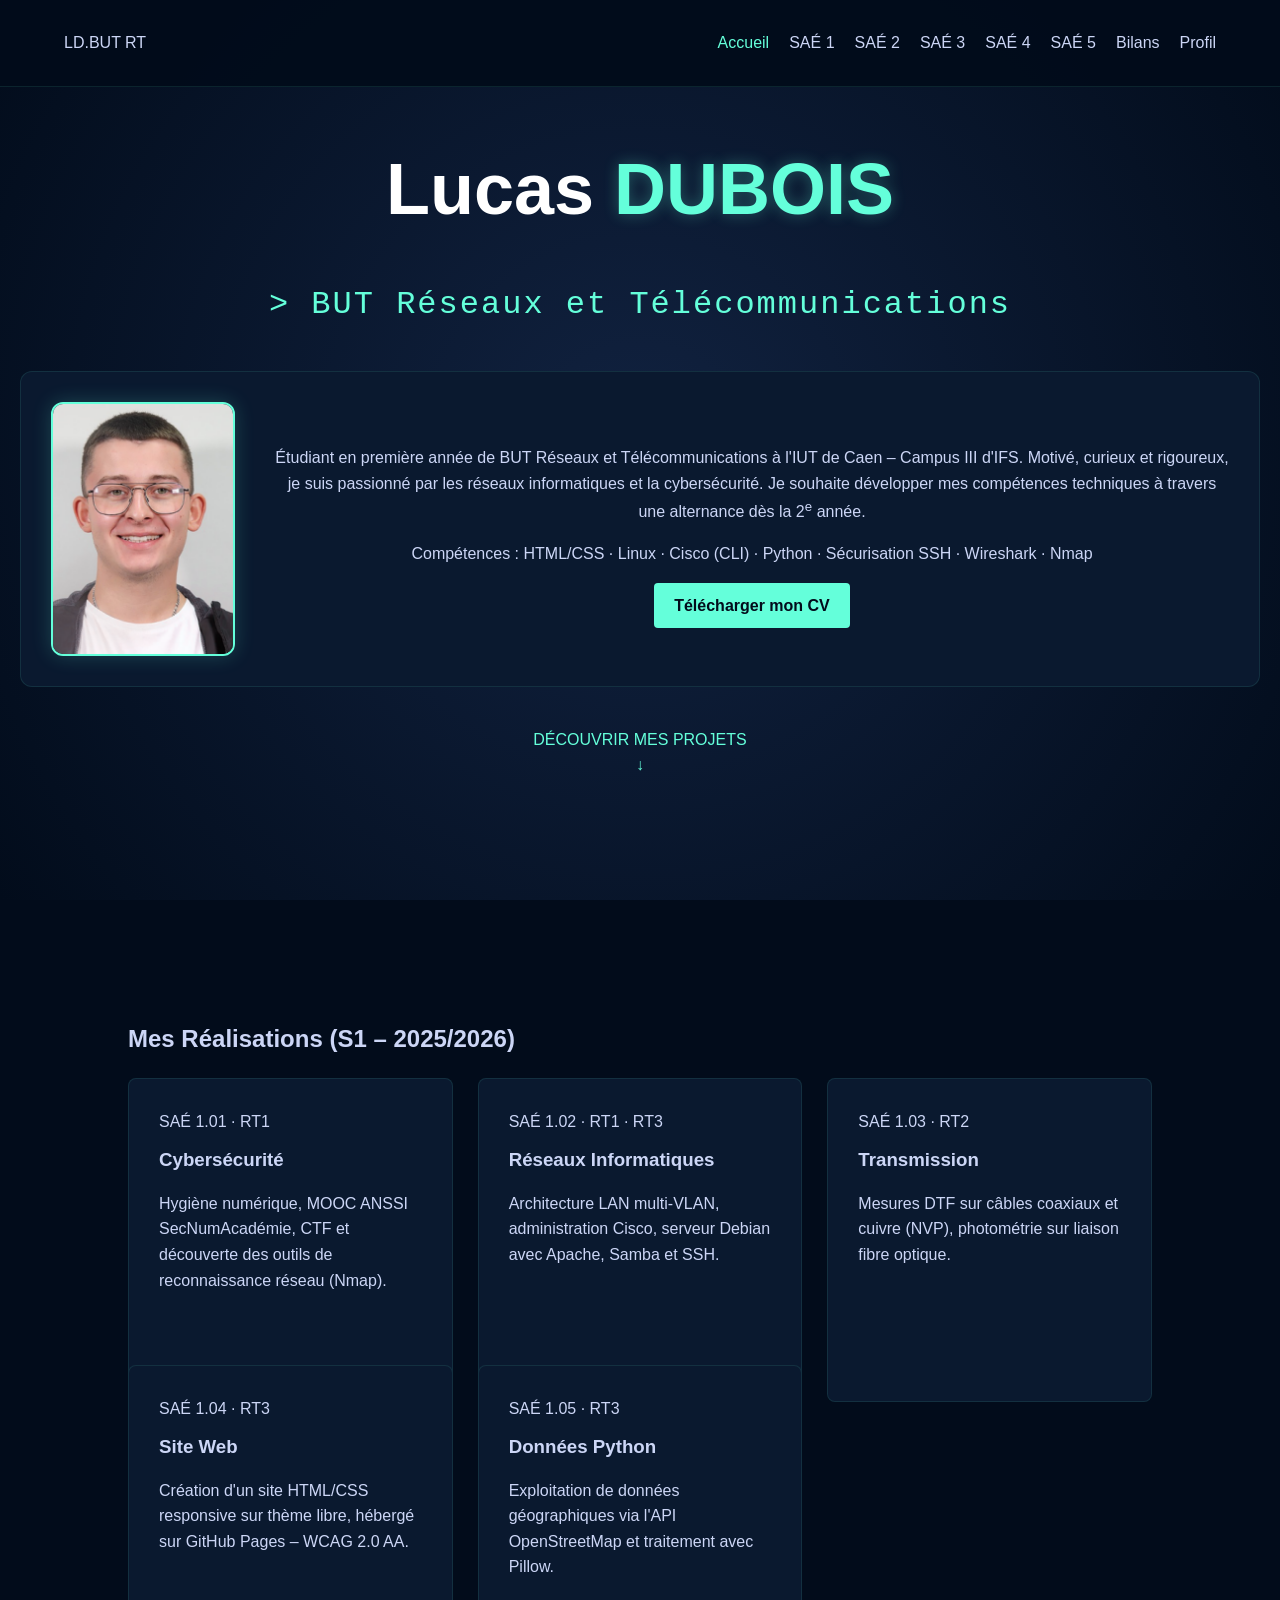
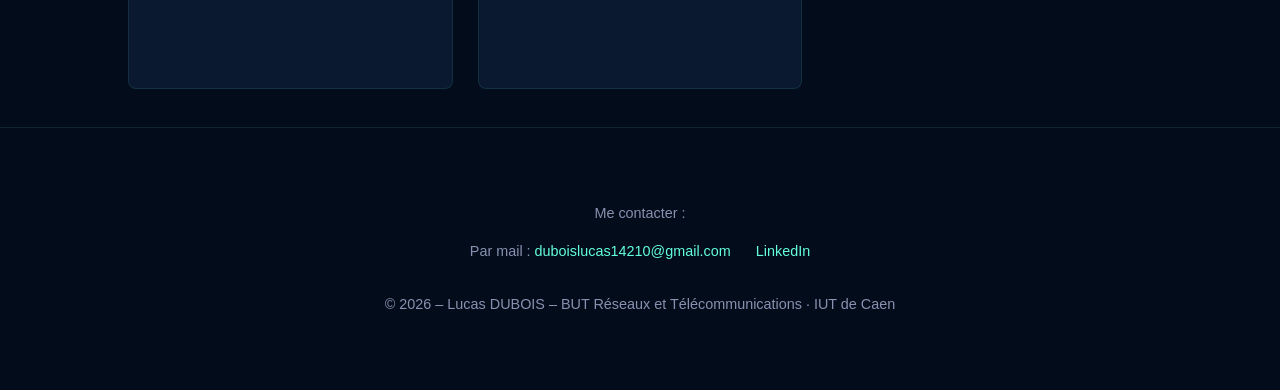
<file: index.html>
<!DOCTYPE html>
<html lang="fr">
<head>
    <meta charset="UTF-8">
    <title>Lucas DUBOIS | Portfolio RT</title>
    <link rel="stylesheet" href="Css/style.css">
</head>
<body>
    <nav>
        <div class="logo">LD.<span>BUT RT</span></div>
        <ul>
            <li><a href="index.html" class="nav-active">Accueil</a></li>
            <li><a href="html/sae11.html">SAÉ 1</a></li>
            <li><a href="html/sae12.html">SAÉ 2</a></li>
            <li><a href="html/sae13.html">SAÉ 3</a></li>
            <li><a href="html/sae14.html">SAÉ 4</a></li>
            <li><a href="html/sae15.html">SAÉ 5</a></li>
            <li><a href="html/bilans.html">Bilans</a></li>
            <li><a href="html/presentation.html">Profil</a></li>
        </ul>
    </nav>

    <header class="hero">
        <div class="hero-content">
            <h1>Lucas <span class="highlight-text">DUBOIS</span></h1>
            <p class="cyber-tag"> > BUT Réseaux et Télécommunications</p>
            <div class="profile-container hero-box">
                <div class="profile-photo">
                    <img src="Images/photo_de_moi.png" alt="Lucas DUBOIS">
                </div>
                <div class="profile-text">
                    <p>Étudiant en première année de BUT Réseaux et Télécommunications à l'IUT de Caen – Campus III d'IFS.
                        Motivé, curieux et rigoureux, je suis passionné par les réseaux informatiques et la cybersécurité.
                        Je souhaite développer mes compétences techniques à travers une alternance dès la 2<sup>e</sup> année.</p>
                    <p class="hero-comp">Compétences : HTML/CSS · Linux · Cisco (CLI) · Python · Sécurisation SSH · Wireshark · Nmap</p>
                    <a href="documents/MonCV.pdf" class="btn-cv" target="_blank">Télécharger mon CV</a>
                </div>
            </div>
            <div class="scroll-indicator">DÉCOUVRIR MES PROJETS<br><span>↓</span></div>
        </div>
    </header>

    <section id="projets">
        <h2>Mes Réalisations (S1 – 2025/2026)</h2>
        <div class="sae-grid">
            <a href="html/sae11.html" class="sae-link">
                <article class="sae-card">
                    <span class="code">SAÉ 1.01 · RT1</span>
                    <h3>Cybersécurité</h3>
                    <p>Hygiène numérique, MOOC ANSSI SecNumAcadémie, CTF et découverte des outils de reconnaissance réseau (Nmap).</p>
                </article>
            </a>
            <a href="html/sae12.html" class="sae-link">
                <article class="sae-card">
                    <span class="code">SAÉ 1.02 · RT1 · RT3</span>
                    <h3>Réseaux Informatiques</h3>
                    <p>Architecture LAN multi-VLAN, administration Cisco, serveur Debian avec Apache, Samba et SSH.</p>
                </article>
            </a>
            <a href="html/sae13.html" class="sae-link">
                <article class="sae-card">
                    <span class="code">SAÉ 1.03 · RT2</span>
                    <h3>Transmission</h3>
                    <p>Mesures DTF sur câbles coaxiaux et cuivre (NVP), photométrie sur liaison fibre optique.</p>
                </article>
            </a>
            <a href="html/sae14.html" class="sae-link">
                <article class="sae-card">
                    <span class="code">SAÉ 1.04 · RT3</span>
                    <h3>Site Web</h3>
                    <p>Création d'un site HTML/CSS responsive sur thème libre, hébergé sur GitHub Pages – WCAG 2.0 AA.</p>
                </article>
            </a>
            <a href="html/sae15.html" class="sae-link">
                <article class="sae-card">
                    <span class="code">SAÉ 1.05 · RT3</span>
                    <h3>Données Python</h3>
                    <p>Exploitation de données géographiques via l'API OpenStreetMap et traitement avec Pillow.</p>
                </article>
            </a>
        </div>
    </section>

    <footer>
        <div class="contact-info">
            <p>Me contacter :</p>
            <ul>
                <li>Par mail : <a href="mailto:duboislucas14210@gmail.com">duboislucas14210@gmail.com</a></li>
                <li><a href="https://www.linkedin.com/in/lucas-dubois-a921353a0" target="_blank">LinkedIn</a></li>
            </ul>
        </div>
        <p>&copy; 2026 – Lucas DUBOIS – BUT Réseaux et Télécommunications · IUT de Caen</p>
    </footer>
</body>
</html>
</file>
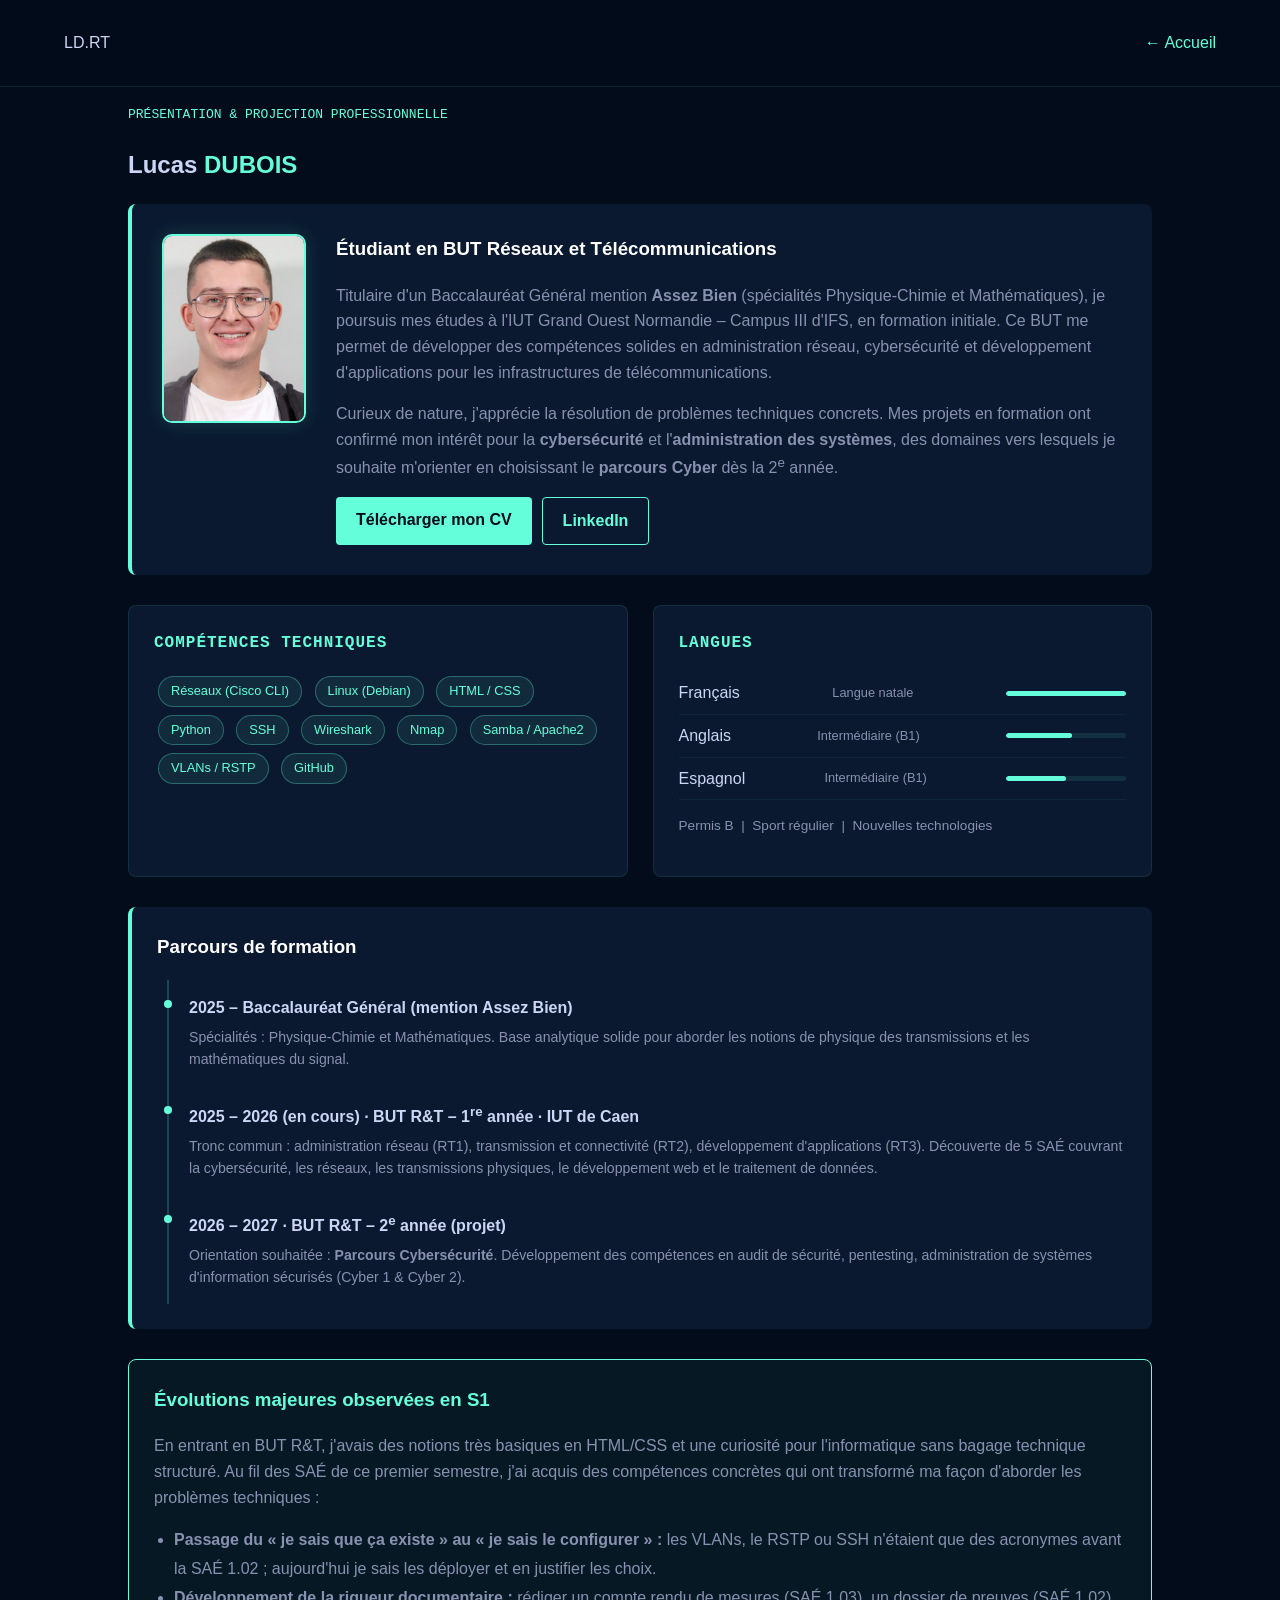
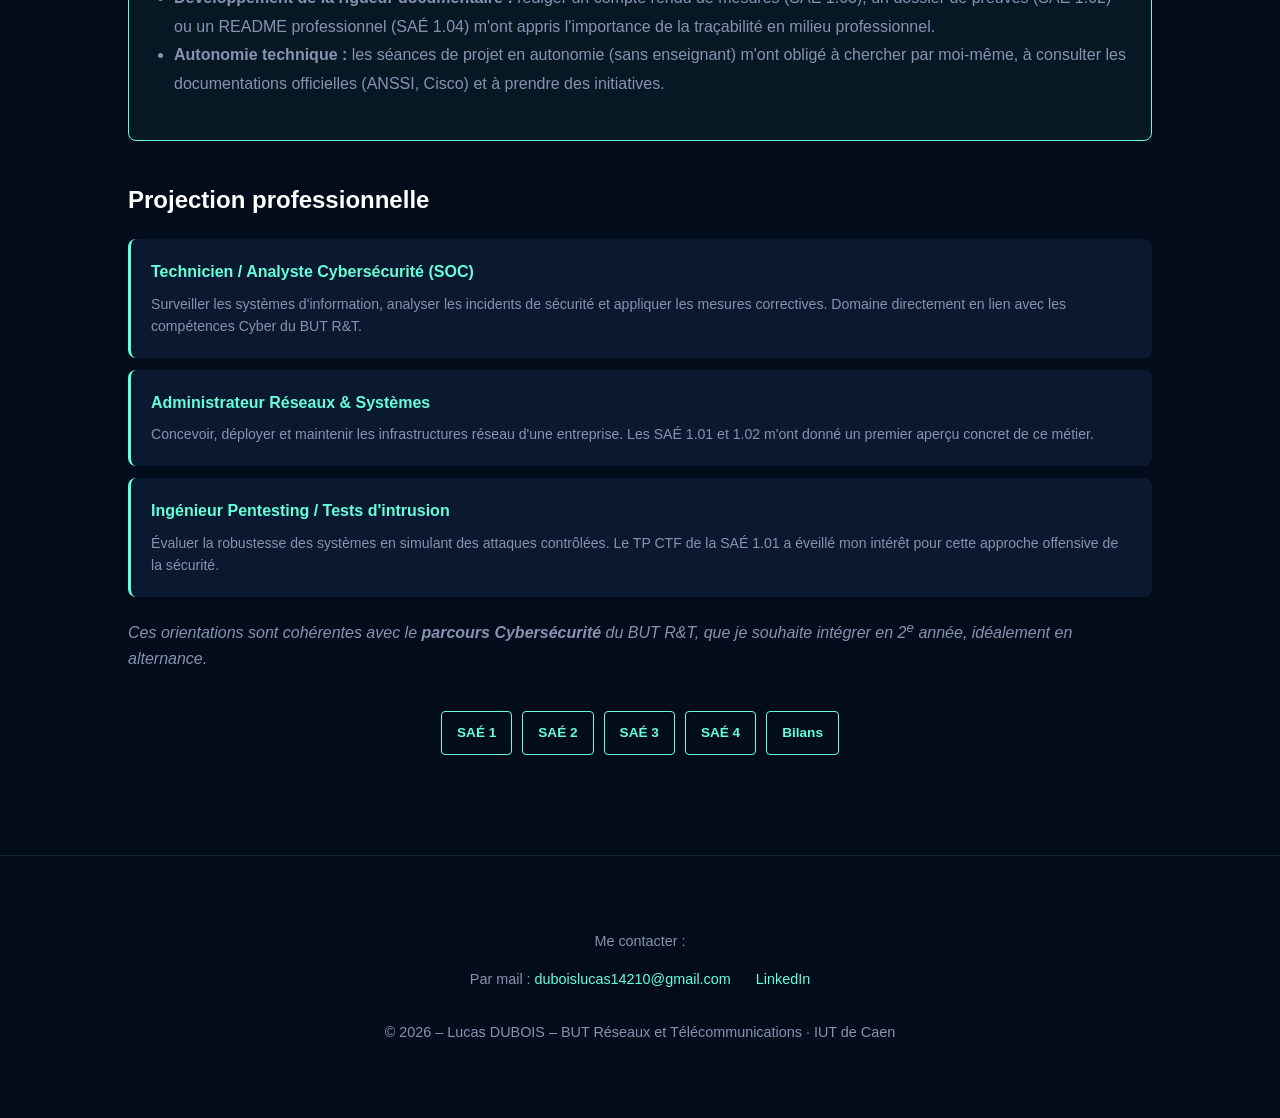
<file: html/presentation.html>
<!DOCTYPE html>
<html lang="fr">

<head>
    <meta charset="UTF-8">
    <title>Profil & Projection | Lucas DUBOIS</title>
    <link rel="stylesheet" href="../Css/style.css">
    <style>
        .profile-grid {
            display: grid;
            grid-template-columns: 1fr 1fr;
            gap: 25px;
            margin: 30px 0;
        }

        @media (max-width: 700px) {
            .profile-grid {
                grid-template-columns: 1fr;
            }
        }

        .info-card {
            background: var(--card);
            padding: 25px;
            border-radius: 8px;
            border: 1px solid rgba(100, 255, 218, 0.1);
        }

        .info-card h3 {
            color: var(--cyan);
            margin-top: 0;
            font-size: 1rem;
            font-family: monospace;
            letter-spacing: 1px;
            text-transform: uppercase;
        }

        .skill-tag {
            display: inline-block;
            background: rgba(100, 255, 218, 0.08);
            border: 1px solid rgba(100, 255, 218, 0.3);
            color: var(--cyan);
            padding: 4px 12px;
            border-radius: 20px;
            font-size: 0.8rem;
            margin: 4px;
        }

        .lang-row {
            display: flex;
            justify-content: space-between;
            align-items: center;
            padding: 8px 0;
            border-bottom: 1px solid rgba(100, 255, 218, 0.05);
        }

        .lang-row:last-child {
            border-bottom: none;
        }

        .progress-bar {
            width: 120px;
            height: 5px;
            background: rgba(100, 255, 218, 0.1);
            border-radius: 3px;
            overflow: hidden;
        }

        .progress-fill {
            height: 100%;
            background: var(--cyan);
            border-radius: 3px;
        }

        .timeline-item {
            padding: 15px 0 15px 20px;
            border-left: 2px solid rgba(100, 255, 218, 0.2);
            margin-left: 10px;
            position: relative;
        }

        .timeline-item::before {
            content: '';
            position: absolute;
            left: -5px;
            top: 20px;
            width: 8px;
            height: 8px;
            background: var(--cyan);
            border-radius: 50%;
        }

        .timeline-item h4 {
            color: #ccd6f6;
            margin: 0 0 5px 0;
        }

        .timeline-item p {
            margin: 0;
            font-size: 0.88rem;
            color: var(--slate);
        }

        .metier-card {
            background: var(--card);
            padding: 20px;
            border-radius: 8px;
            border-left: 3px solid var(--cyan);
            margin: 12px 0;
        }

        .metier-card h4 {
            color: var(--cyan);
            margin: 0 0 8px 0;
        }

        .metier-card p {
            margin: 0;
            font-size: 0.88rem;
            color: var(--slate);
        }

        .photo-pro {
            width: 140px;
            height: 185px;
            border-radius: 10px;
            border: 2px solid var(--cyan);
            overflow: hidden;
            box-shadow: 0 0 20px rgba(100, 255, 218, 0.15);
            flex-shrink: 0;
        }

        .photo-pro img {
            width: 100%;
            height: 100%;
            object-fit: cover;
        }

        .intro-flex {
            display: flex;
            gap: 30px;
            align-items: flex-start;
        }

        @media (max-width: 600px) {
            .intro-flex {
                flex-direction: column;
                align-items: center;
            }
        }
    </style>
</head>

<body>
    <nav>
        <div class="logo">LD.<span>RT</span></div>
        <a href="../index.html" class="back-link" style="color: var(--cyan); text-decoration: none;">← Accueil</a>
    </nav>

    <section class="sae-detail">
        <span class="code" style="color: var(--cyan); font-family: monospace;">PRÉSENTATION & PROJECTION
            PROFESSIONNELLE</span>
        <h1>Lucas <span style="color: var(--cyan);">DUBOIS</span></h1>

        <!-- Intro -->
        <div class="reflexion-box"
            style="background: var(--card); padding: 30px; border-radius: 8px; border-left: 4px solid var(--cyan); margin: 20px 0;">
            <div class="intro-flex">
                <div class="photo-pro">
                    <img src="../Images/photo_de_moi.png" alt="Photo professionnelle de Lucas DUBOIS">
                </div>
                <div>
                    <h3 style="color: #fff; margin-top: 0;">Étudiant en BUT Réseaux et Télécommunications</h3>
                    <p style="color: var(--slate);">
                        Titulaire d'un Baccalauréat Général mention <strong>Assez Bien</strong> (spécialités
                        Physique-Chimie et Mathématiques),
                        je poursuis mes études à l'IUT Grand Ouest Normandie – Campus III d'IFS, en formation initiale.
                        Ce BUT me permet de développer des compétences solides en administration réseau, cybersécurité
                        et développement d'applications
                        pour les infrastructures de télécommunications.
                    </p>
                    <p style="color: var(--slate);">
                        Curieux de nature, j'apprécie la résolution de problèmes techniques concrets. Mes projets en
                        formation
                        ont confirmé mon intérêt pour la <strong>cybersécurité</strong> et l'<strong>administration des
                            systèmes</strong>,
                        des domaines vers lesquels je souhaite m'orienter en choisissant le <strong>parcours
                            Cyber</strong> dès la 2<sup>e</sup> année.
                    </p>
                    <div style="margin-top: 15px; display: flex; gap: 10px; flex-wrap: wrap;">
                        <a href="../documents/MonCV.pdf" class="btn-cv" target="_blank"
                            style="text-decoration: none;">Télécharger mon CV</a>
                        <a href="https://www.linkedin.com/in/lucas-dubois-a921353a0" target="_blank" class="btn-cv"
                            style="background: transparent; border: 1px solid var(--cyan); color: var(--cyan); text-decoration: none;">
                            LinkedIn</a>
                    </div>
                </div>
            </div>
        </div>

        <!-- Compétences & Infos -->
        <div class="profile-grid">
            <div class="info-card">
                <h3>Compétences techniques</h3>
                <span class="skill-tag">Réseaux (Cisco CLI)</span>
                <span class="skill-tag">Linux (Debian)</span>
                <span class="skill-tag">HTML / CSS</span>
                <span class="skill-tag">Python</span>
                <span class="skill-tag">SSH</span>
                <span class="skill-tag">Wireshark</span>
                <span class="skill-tag">Nmap</span>
                <span class="skill-tag">Samba / Apache2</span>
                <span class="skill-tag">VLANs / RSTP</span>
                <span class="skill-tag">GitHub</span>
            </div>
            <div class="info-card">
                <h3>Langues</h3>
                <div class="lang-row">
                    <span>Français</span>
                    <span style="font-size:0.8rem; color: var(--slate);">Langue natale</span>
                    <div class="progress-bar">
                        <div class="progress-fill" style="width:100%"></div>
                    </div>
                </div>
                <div class="lang-row">
                    <span>Anglais</span>
                    <span style="font-size:0.8rem; color: var(--slate);">Intermédiaire (B1)</span>
                    <div class="progress-bar">
                        <div class="progress-fill" style="width:55%"></div>
                    </div>
                </div>
                <div class="lang-row">
                    <span>Espagnol</span>
                    <span style="font-size:0.8rem; color: var(--slate);">Intermédiaire (B1)</span>
                    <div class="progress-bar">
                        <div class="progress-fill" style="width:50%"></div>
                    </div>
                </div>
                <p style="margin-top: 15px; font-size: 0.85rem; color: var(--slate);">Permis B &nbsp;|&nbsp; Sport
                    régulier &nbsp;|&nbsp; Nouvelles technologies</p>
            </div>
        </div>

        <!-- Parcours formation -->
        <div class="reflexion-box"
            style="background: var(--card); padding: 25px; border-radius: 8px; border-left: 4px solid var(--cyan); margin: 20px 0;">
            <h3 style="color: #fff; margin-top: 0;">Parcours de formation</h3>
            <div class="timeline-item">
                <h4>2025 – Baccalauréat Général (mention Assez Bien)</h4>
                <p>Spécialités : Physique-Chimie et Mathématiques. Base analytique solide pour aborder les notions de
                    physique des transmissions et les mathématiques du signal.</p>
            </div>
            <div class="timeline-item">
                <h4>2025 – 2026 (en cours) · BUT R&T – 1<sup>re</sup> année · IUT de Caen</h4>
                <p>Tronc commun : administration réseau (RT1), transmission et connectivité (RT2), développement
                    d'applications (RT3). Découverte de 5 SAÉ couvrant la cybersécurité, les réseaux, les transmissions
                    physiques, le développement web et le traitement de données.</p>
            </div>
            <div class="timeline-item">
                <h4>2026 – 2027 · BUT R&T – 2<sup>e</sup> année (projet)</h4>
                <p>Orientation souhaitée : <strong>Parcours Cybersécurité</strong>. Développement des compétences en
                    audit de sécurité, pentesting, administration de systèmes d'information sécurisés (Cyber 1 & Cyber
                    2).</p>
            </div>
        </div>

        <!-- Évolutions observées -->
        <div class="anssi-box"
            style="background: rgba(100,255,218,0.05); padding: 25px; border-radius: 8px; border: 1px solid var(--cyan); margin: 30px 0;">
            <h3 style="color: var(--cyan); margin-top: 0;">Évolutions majeures observées en S1</h3>
            <p style="color: var(--slate);">En entrant en BUT R&T, j'avais des notions très basiques en HTML/CSS et une
                curiosité pour l'informatique sans bagage technique structuré. Au fil des SAÉ de ce premier semestre,
                j'ai acquis des compétences concrètes qui ont transformé ma façon d'aborder les problèmes techniques :
            </p>
            <ul style="color: var(--slate); padding-left: 20px; line-height: 1.8;">
                <li><strong>Passage du « je sais que ça existe » au « je sais le configurer » :</strong> les VLANs, le
                    RSTP ou SSH n'étaient que des acronymes avant la SAÉ 1.02 ; aujourd'hui je sais les déployer et en
                    justifier les choix.</li>
                <li><strong>Développement de la rigueur documentaire :</strong> rédiger un compte rendu de mesures (SAÉ
                    1.03), un dossier de preuves (SAÉ 1.02) ou un README professionnel (SAÉ 1.04) m'ont appris
                    l'importance de la traçabilité en milieu professionnel.</li>
                <li><strong>Autonomie technique :</strong> les séances de projet en autonomie (sans enseignant) m'ont
                    obligé à chercher par moi-même, à consulter les documentations officielles (ANSSI, Cisco) et à
                    prendre des initiatives.</li>
            </ul>
        </div>

        <!-- Projection professionnelle -->
        <h2 style="color: #fff; margin-top: 40px;">Projection professionnelle</h2>
        <div class="metier-card">
            <h4>Technicien / Analyste Cybersécurité (SOC)</h4>
            <p>Surveiller les systèmes d'information, analyser les incidents de sécurité et appliquer les mesures
                correctives. Domaine directement en lien avec les compétences Cyber du BUT R&T.</p>
        </div>
        <div class="metier-card">
            <h4>Administrateur Réseaux & Systèmes</h4>
            <p>Concevoir, déployer et maintenir les infrastructures réseau d'une entreprise. Les SAÉ 1.01 et 1.02 m'ont
                donné un premier aperçu concret de ce métier.</p>
        </div>
        <div class="metier-card">
            <h4>Ingénieur Pentesting / Tests d'intrusion</h4>
            <p>Évaluer la robustesse des systèmes en simulant des attaques contrôlées. Le TP CTF de la SAÉ 1.01 a
                éveillé mon intérêt pour cette approche offensive de la sécurité.</p>
        </div>
        <p style="color: var(--slate); margin-top: 20px; font-style: italic;">
            Ces orientations sont cohérentes avec le <strong>parcours Cybersécurité</strong> du BUT R&T, que je souhaite
            intégrer en 2<sup>e</sup> année, idéalement en alternance.
        </p>

        <div class="quick-nav"
            style="display: flex; gap: 10px; margin-top: 40px; flex-wrap: wrap; justify-content: center;">
            <a href="sae11.html" class="btn-cv"
                style="text-decoration: none; padding: 10px 15px; border-radius: 4px; font-weight: bold; font-size: 0.85rem; border: 1px solid var(--cyan); background: transparent; color: var(--cyan);">SAÉ
                1</a>
            <a href="sae12.html" class="btn-cv"
                style="text-decoration: none; padding: 10px 15px; border-radius: 4px; font-weight: bold; font-size: 0.85rem; border: 1px solid var(--cyan); background: transparent; color: var(--cyan);">SAÉ
                2</a>
            <a href="sae13.html" class="btn-cv"
                style="text-decoration: none; padding: 10px 15px; border-radius: 4px; font-weight: bold; font-size: 0.85rem; border: 1px solid var(--cyan); background: transparent; color: var(--cyan);">SAÉ
                3</a>
            <a href="sae14.html" class="btn-cv"
                style="text-decoration: none; padding: 10px 15px; border-radius: 4px; font-weight: bold; font-size: 0.85rem; border: 1px solid var(--cyan); background: transparent; color: var(--cyan);">SAÉ
                4</a>
            <a href="bilans.html" class="btn-cv"
                style="text-decoration: none; padding: 10px 15px; border-radius: 4px; font-weight: bold; font-size: 0.85rem; border: 1px solid var(--cyan); background: transparent; color: var(--cyan);">Bilans</a>
        </div>
    </section>

    <footer>
        <div class="contact-info">
            <p>Me contacter :</p>
            <ul>
                <li>Par mail : <a href="mailto:duboislucas14210@gmail.com">duboislucas14210@gmail.com</a></li>
                <li><a href="https://www.linkedin.com/in/lucas-dubois-a921353a0" target="_blank">LinkedIn</a></li>
            </ul>
        </div>
        <p>&copy; 2026 – Lucas DUBOIS – BUT Réseaux et Télécommunications · IUT de Caen</p>
    </footer>
</body>

</html>
</file>
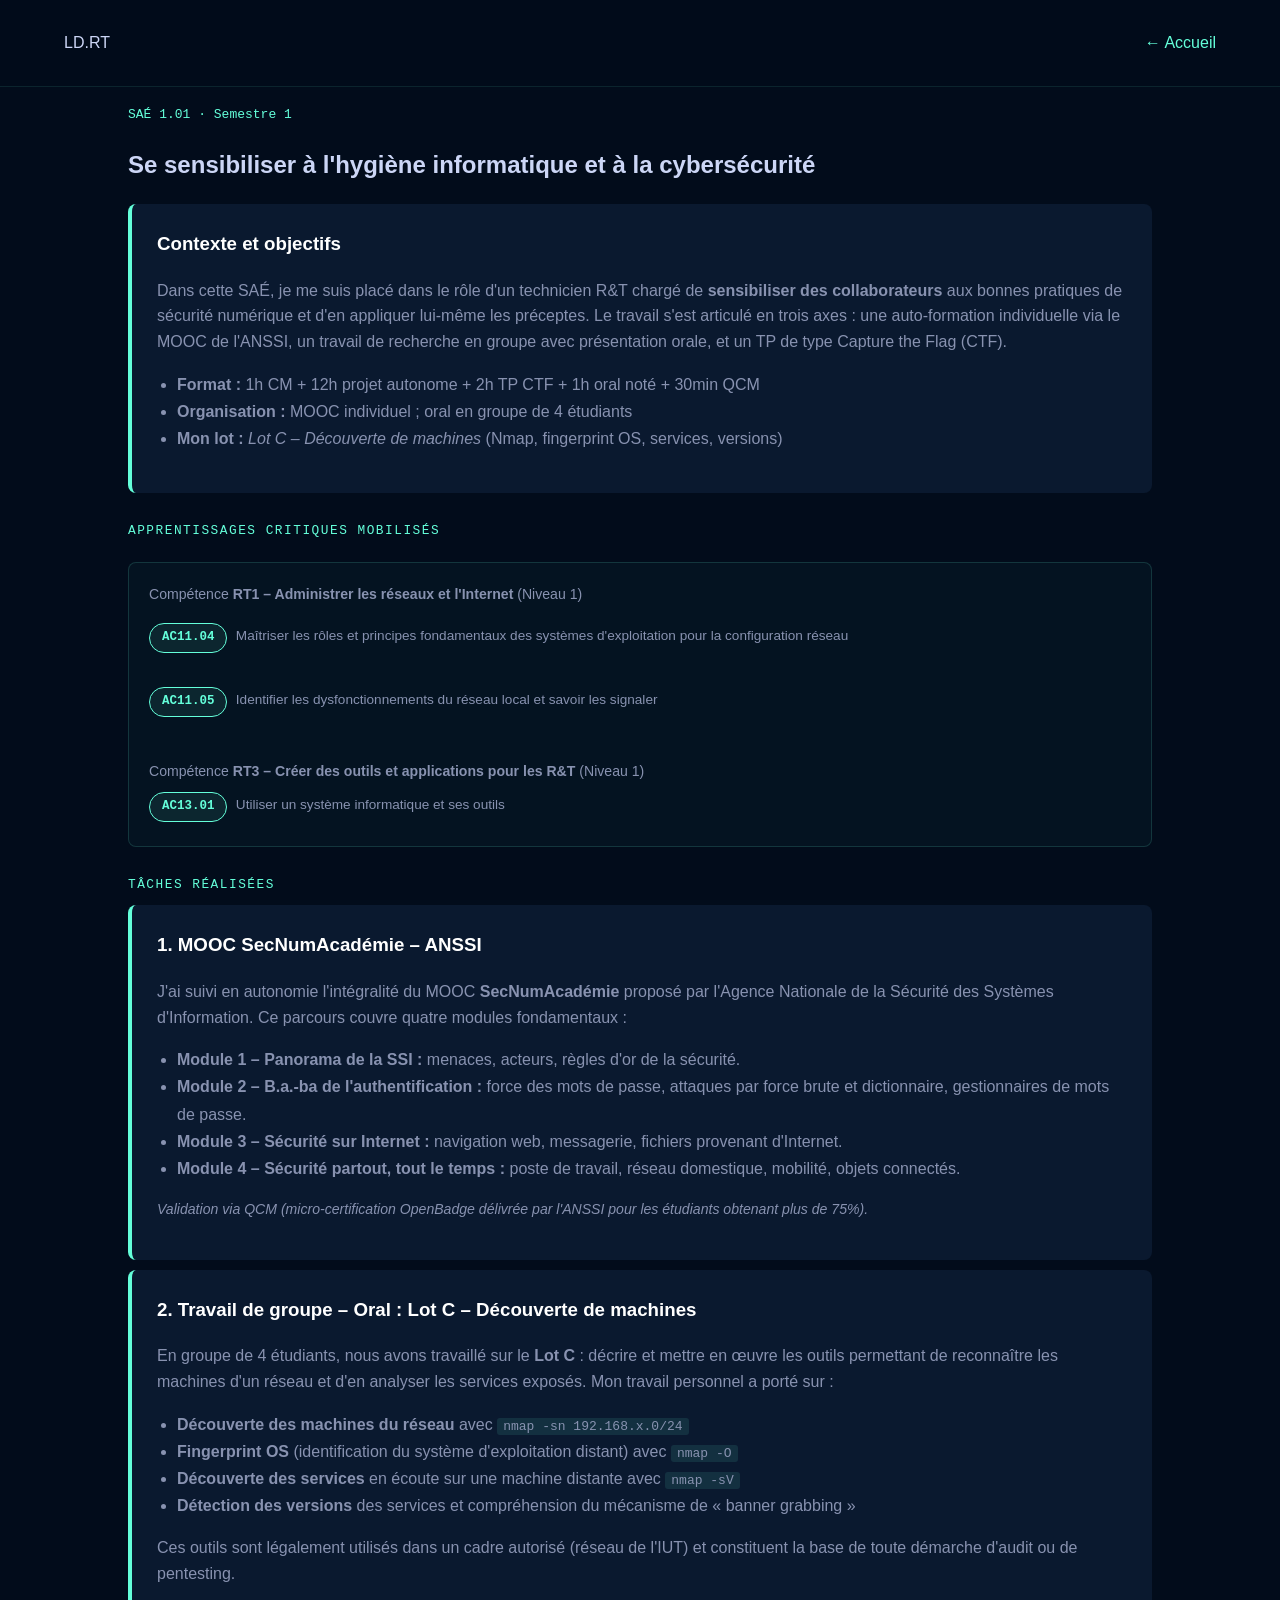
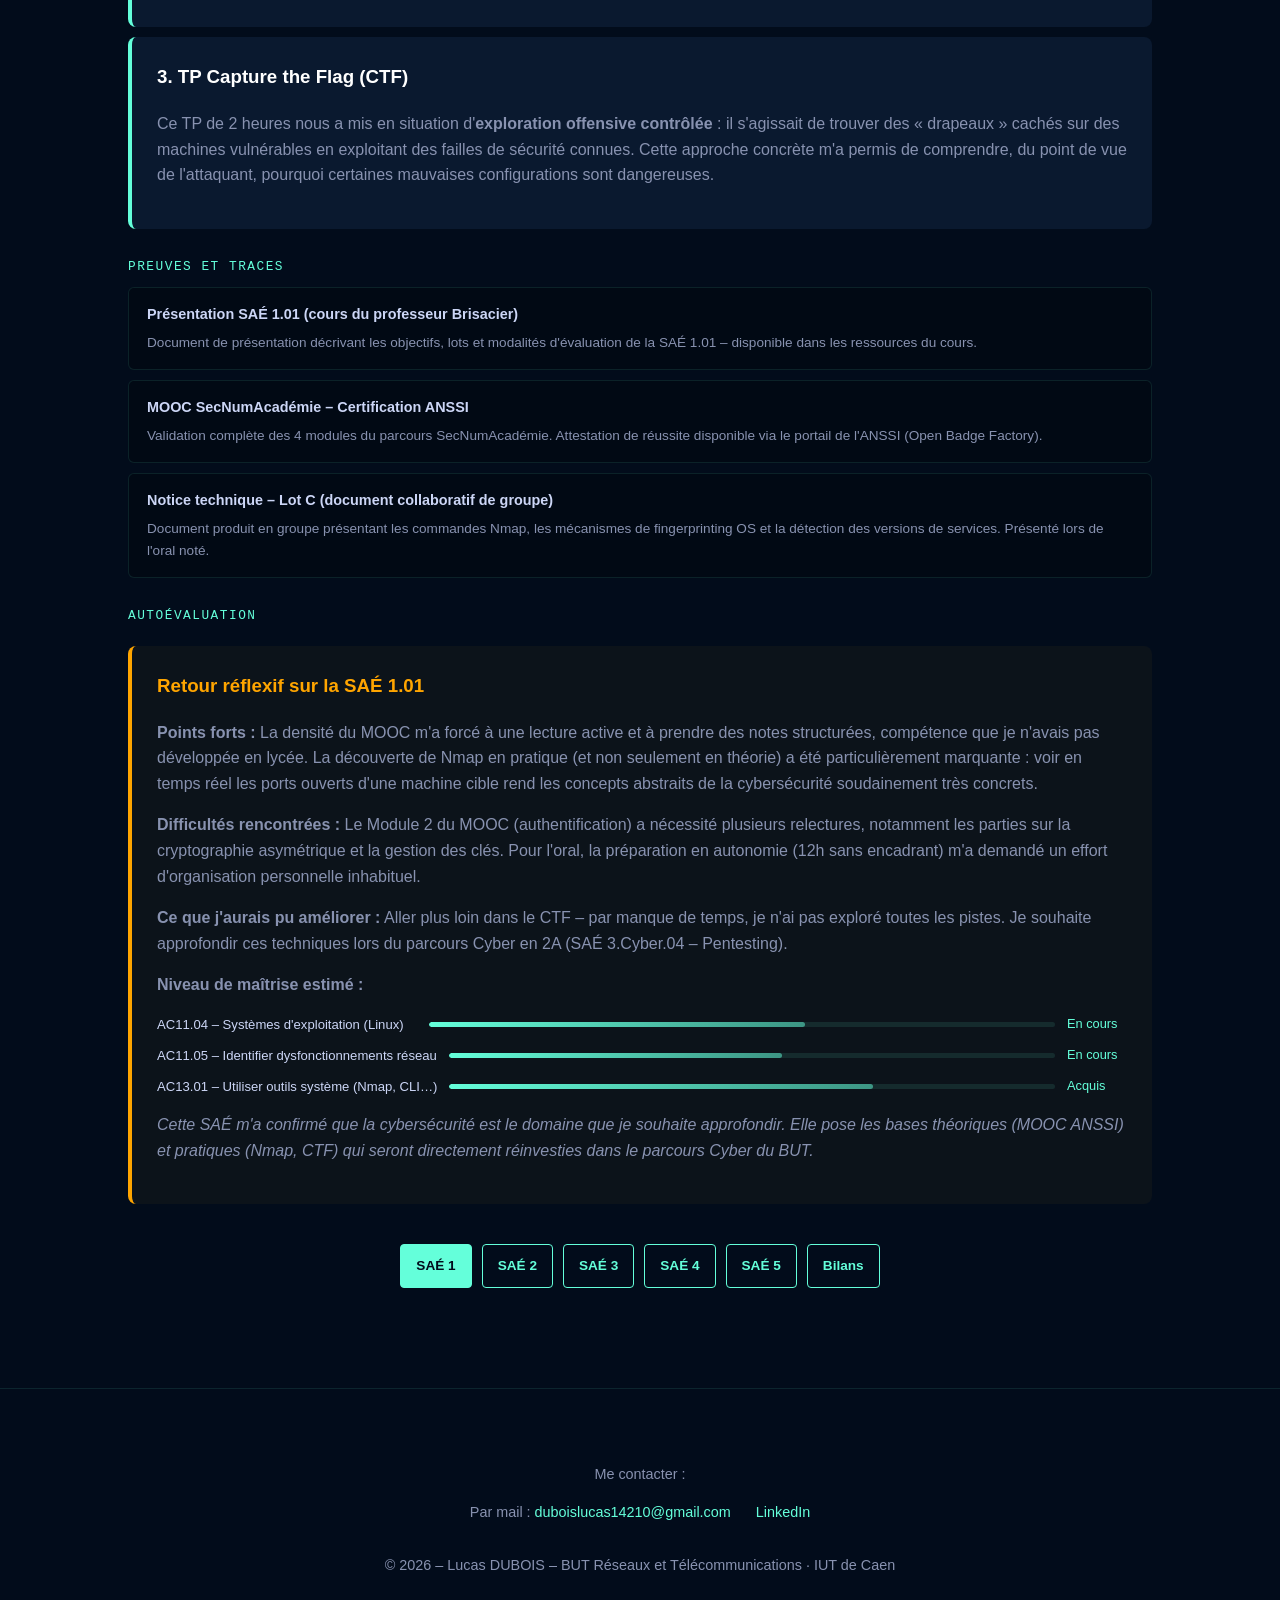
<file: html/sae11.html>
<!DOCTYPE html>
<html lang="fr">

<head>
    <meta charset="UTF-8">
    <title>SAÉ 1.01 – Cybersécurité | Lucas DUBOIS</title>
    <link rel="stylesheet" href="../Css/style.css">
    <style>
        .ac-section {
            background: rgba(100, 255, 218, 0.03);
            border: 1px solid rgba(100, 255, 218, 0.15);
            border-radius: 8px;
            padding: 20px;
            margin: 20px 0;
        }

        .ac-badge {
            display: inline-block;
            background: rgba(100, 255, 218, 0.08);
            border: 1px solid var(--cyan);
            color: var(--cyan);
            padding: 4px 12px;
            border-radius: 20px;
            font-size: 0.78rem;
            font-family: monospace;
            margin: 4px 4px 4px 0;
            font-weight: bold;
        }

        .autoeval-box {
            background: rgba(255, 165, 0, 0.04);
            border-left: 4px solid #ffa500;
            padding: 25px;
            border-radius: 8px;
            margin: 20px 0;
        }

        .autoeval-box h3 {
            color: #ffa500;
            margin-top: 0;
        }

        .niveau-row {
            display: flex;
            align-items: center;
            gap: 12px;
            margin: 10px 0;
            flex-wrap: wrap;
        }

        .niveau-label {
            min-width: 260px;
            font-size: 0.82rem;
            color: var(--text);
        }

        .niveau-bg {
            flex: 1;
            min-width: 100px;
            height: 5px;
            background: rgba(100, 255, 218, 0.1);
            border-radius: 3px;
            overflow: hidden;
        }

        .niveau-fill {
            height: 100%;
            background: linear-gradient(90deg, var(--cyan), rgba(100, 255, 218, 0.5));
            border-radius: 3px;
        }

        .section-label {
            color: var(--cyan);
            font-family: monospace;
            font-size: 0.8rem;
            letter-spacing: 1.5px;
            text-transform: uppercase;
            margin: 28px 0 8px 0;
            display: block;
        }

        .trace-card {
            background: rgba(0, 0, 0, 0.25);
            border: 1px solid rgba(100, 255, 218, 0.1);
            border-radius: 6px;
            padding: 15px 18px;
            margin: 10px 0;
        }

        .trace-card h4 {
            color: #ccd6f6;
            margin: 0 0 6px 0;
            font-size: 0.9rem;
        }

        .trace-card p {
            margin: 0;
            font-size: 0.85rem;
            color: var(--slate);
        }
    </style>
</head>

<body>
    <nav>
        <div class="logo">LD.<span>RT</span></div>
        <a href="../index.html" class="back-link" style="color: var(--cyan); text-decoration: none;">← Accueil</a>
    </nav>

    <section class="sae-detail">
        <span class="code" style="color: var(--cyan); font-family: monospace;">SAÉ 1.01 · Semestre 1</span>
        <h1>Se sensibiliser à l'hygiène informatique et à la cybersécurité</h1>

        <!-- Contexte -->
        <div class="reflexion-box"
            style="background: var(--card); padding: 25px; border-radius: 8px; border-left: 4px solid var(--cyan); margin: 20px 0;">
            <h3 style="color: #fff; margin-top: 0;">Contexte et objectifs</h3>
            <p style="color: var(--slate);">
                Dans cette SAÉ, je me suis placé dans le rôle d'un technicien R&T chargé de <strong>sensibiliser des
                    collaborateurs</strong> aux bonnes pratiques de sécurité numérique et d'en appliquer lui-même les
                préceptes.
                Le travail s'est articulé en trois axes : une auto-formation individuelle via le MOOC de l'ANSSI, un
                travail de recherche en groupe avec présentation orale, et un TP de type Capture the Flag (CTF).
            </p>
            <ul style="color: var(--slate); padding-left: 20px; line-height: 1.7;">
                <li><strong>Format :</strong> 1h CM + 12h projet autonome + 2h TP CTF + 1h oral noté + 30min QCM</li>
                <li><strong>Organisation :</strong> MOOC individuel ; oral en groupe de 4 étudiants</li>
                <li><strong>Mon lot :</strong> <em>Lot C – Découverte de machines</em> (Nmap, fingerprint OS, services,
                    versions)</li>
            </ul>
        </div>

        <!-- AC -->
        <span class="section-label">Apprentissages Critiques mobilisés</span>
        <div class="ac-section">
            <p style="color: var(--slate); font-size: 0.88rem; margin-top: 0;">Compétence <strong>RT1 – Administrer les
                    réseaux et l'Internet</strong> (Niveau 1)</p>
            <span class="ac-badge">AC11.04</span>
            <span style="color: var(--slate); font-size: 0.85rem;">Maîtriser les rôles et principes fondamentaux des
                systèmes d'exploitation pour la configuration réseau</span>
            <br><br>
            <span class="ac-badge">AC11.05</span>
            <span style="color: var(--slate); font-size: 0.85rem;">Identifier les dysfonctionnements du réseau local et
                savoir les signaler</span>
            <br><br>
            <p style="color: var(--slate); font-size: 0.88rem; margin-bottom: 5px;">Compétence <strong>RT3 – Créer des
                    outils et applications pour les R&T</strong> (Niveau 1)</p>
            <span class="ac-badge">AC13.01</span>
            <span style="color: var(--slate); font-size: 0.85rem;">Utiliser un système informatique et ses outils</span>
        </div>

        <!-- Tâches réalisées -->
        <span class="section-label">Tâches réalisées</span>
        <div class="reflexion-box"
            style="background: var(--card); padding: 25px; border-radius: 8px; border-left: 4px solid var(--cyan); margin: 10px 0;">
            <h3 style="color: #fff; margin-top: 0;">1. MOOC SecNumAcadémie – ANSSI</h3>
            <p style="color: var(--slate);">
                J'ai suivi en autonomie l'intégralité du MOOC <strong>SecNumAcadémie</strong> proposé par l'Agence
                Nationale de la Sécurité des Systèmes d'Information.
                Ce parcours couvre quatre modules fondamentaux :
            </p>
            <ul style="color: var(--slate); padding-left: 20px; line-height: 1.7;">
                <li><strong>Module 1 – Panorama de la SSI :</strong> menaces, acteurs, règles d'or de la sécurité.</li>
                <li><strong>Module 2 – B.a.-ba de l'authentification :</strong> force des mots de passe, attaques par
                    force brute et dictionnaire, gestionnaires de mots de passe.</li>
                <li><strong>Module 3 – Sécurité sur Internet :</strong> navigation web, messagerie, fichiers provenant
                    d'Internet.</li>
                <li><strong>Module 4 – Sécurité partout, tout le temps :</strong> poste de travail, réseau domestique,
                    mobilité, objets connectés.</li>
            </ul>
            <p style="color: var(--slate); font-size: 0.88rem; font-style: italic;">
                Validation via QCM (micro-certification OpenBadge délivrée par l'ANSSI pour les étudiants obtenant plus
                de 75%).
            </p>
        </div>

        <div class="reflexion-box"
            style="background: var(--card); padding: 25px; border-radius: 8px; border-left: 4px solid var(--cyan); margin: 10px 0;">
            <h3 style="color: #fff; margin-top: 0;">2. Travail de groupe – Oral : Lot C – Découverte de machines</h3>
            <p style="color: var(--slate);">
                En groupe de 4 étudiants, nous avons travaillé sur le <strong>Lot C</strong> : décrire et mettre en
                œuvre les outils permettant de reconnaître les machines d'un réseau et d'en analyser les services
                exposés. Mon travail personnel a porté sur :
            </p>
            <ul style="color: var(--slate); padding-left: 20px; line-height: 1.7;">
                <li><strong>Découverte des machines du réseau</strong> avec <code
                        style="background:rgba(100,255,218,0.1); padding: 1px 6px; border-radius: 3px;">nmap -sn 192.168.x.0/24</code>
                </li>
                <li><strong>Fingerprint OS</strong> (identification du système d'exploitation distant) avec <code
                        style="background:rgba(100,255,218,0.1); padding: 1px 6px; border-radius: 3px;">nmap -O</code>
                </li>
                <li><strong>Découverte des services</strong> en écoute sur une machine distante avec <code
                        style="background:rgba(100,255,218,0.1); padding: 1px 6px; border-radius: 3px;">nmap -sV</code>
                </li>
                <li><strong>Détection des versions</strong> des services et compréhension du mécanisme de « banner
                    grabbing »</li>
            </ul>
            <p style="color: var(--slate);">Ces outils sont légalement utilisés dans un cadre autorisé (réseau de l'IUT)
                et constituent la base de toute démarche d'audit ou de pentesting.</p>
        </div>

        <div class="reflexion-box"
            style="background: var(--card); padding: 25px; border-radius: 8px; border-left: 4px solid var(--cyan); margin: 10px 0;">
            <h3 style="color: #fff; margin-top: 0;">3. TP Capture the Flag (CTF)</h3>
            <p style="color: var(--slate);">
                Ce TP de 2 heures nous a mis en situation d'<strong>exploration offensive contrôlée</strong> : il
                s'agissait de trouver des « drapeaux » cachés sur des machines vulnérables en exploitant des failles de
                sécurité connues.
                Cette approche concrète m'a permis de comprendre, du point de vue de l'attaquant, pourquoi certaines
                mauvaises configurations sont dangereuses.
            </p>
        </div>

        <!-- Traces -->
        <span class="section-label">Preuves et traces</span>
        <div class="trace-card">
            <h4>Présentation SAÉ 1.01 (cours du professeur Brisacier)</h4>
            <p>Document de présentation décrivant les objectifs, lots et modalités d'évaluation de la SAÉ 1.01 –
                disponible dans les ressources du cours.</p>
        </div>
        <div class="trace-card">
            <h4>MOOC SecNumAcadémie – Certification ANSSI</h4>
            <p>Validation complète des 4 modules du parcours SecNumAcadémie. Attestation de réussite disponible via le
                portail de l'ANSSI (Open Badge Factory).</p>
        </div>
        <div class="trace-card">
            <h4>Notice technique – Lot C (document collaboratif de groupe)</h4>
            <p>Document produit en groupe présentant les commandes Nmap, les mécanismes de fingerprinting OS et la
                détection des versions de services. Présenté lors de l'oral noté.</p>
        </div>

        <!-- Autoévaluation -->
        <span class="section-label">Autoévaluation</span>
        <div class="autoeval-box">
            <h3>Retour réflexif sur la SAÉ 1.01</h3>
            <p style="color: var(--slate);">
                <strong>Points forts :</strong> La densité du MOOC m'a forcé à une lecture active et à prendre des notes
                structurées, compétence que je n'avais pas développée en lycée. La découverte de Nmap en pratique (et
                non seulement en théorie) a été particulièrement marquante : voir en temps réel les ports ouverts d'une
                machine cible rend les concepts abstraits de la cybersécurité soudainement très concrets.
            </p>
            <p style="color: var(--slate);">
                <strong>Difficultés rencontrées :</strong> Le Module 2 du MOOC (authentification) a nécessité plusieurs
                relectures, notamment les parties sur la cryptographie asymétrique et la gestion des clés. Pour l'oral,
                la préparation en autonomie (12h sans encadrant) m'a demandé un effort d'organisation personnelle
                inhabituel.
            </p>
            <p style="color: var(--slate);">
                <strong>Ce que j'aurais pu améliorer :</strong> Aller plus loin dans le CTF – par manque de temps, je
                n'ai pas exploré toutes les pistes. Je souhaite approfondir ces techniques lors du parcours Cyber en 2A
                (SAÉ 3.Cyber.04 – Pentesting).
            </p>

            <p style="color: var(--slate); margin-top: 15px;"><strong>Niveau de maîtrise estimé :</strong></p>
            <div class="niveau-row">
                <span class="niveau-label">AC11.04 – Systèmes d'exploitation (Linux)</span>
                <div class="niveau-bg">
                    <div class="niveau-fill" style="width: 60%"></div>
                </div>
                <span style="color: var(--cyan); font-size: 0.8rem; min-width:60px;">En cours</span>
            </div>
            <div class="niveau-row">
                <span class="niveau-label">AC11.05 – Identifier dysfonctionnements réseau</span>
                <div class="niveau-bg">
                    <div class="niveau-fill" style="width: 55%"></div>
                </div>
                <span style="color: var(--cyan); font-size: 0.8rem; min-width:60px;">En cours</span>
            </div>
            <div class="niveau-row">
                <span class="niveau-label">AC13.01 – Utiliser outils système (Nmap, CLI…)</span>
                <div class="niveau-bg">
                    <div class="niveau-fill" style="width: 70%"></div>
                </div>
                <span style="color: #64ffda; font-size: 0.8rem; min-width:60px;">Acquis</span>
            </div>

            <p style="color: var(--slate); margin-top: 15px; font-style: italic;">
                Cette SAÉ m'a confirmé que la cybersécurité est le domaine que je souhaite approfondir. Elle pose les
                bases théoriques (MOOC ANSSI) et pratiques (Nmap, CTF) qui seront directement réinvesties dans le
                parcours Cyber du BUT.
            </p>
        </div>

        <!-- Navigation -->
        <div class="quick-nav"
            style="display: flex; gap: 10px; margin-top: 40px; flex-wrap: wrap; justify-content: center;">
            <a href="sae11.html" class="btn-cv"
                style="text-decoration: none; padding: 10px 15px; border-radius: 4px; font-weight: bold; font-size: 0.85rem; border: 1px solid var(--cyan); background: var(--cyan); color: var(--bg);">SAÉ
                1</a>
            <a href="sae12.html" class="btn-cv"
                style="text-decoration: none; padding: 10px 15px; border-radius: 4px; font-weight: bold; font-size: 0.85rem; border: 1px solid var(--cyan); background: transparent; color: var(--cyan);">SAÉ
                2</a>
            <a href="sae13.html" class="btn-cv"
                style="text-decoration: none; padding: 10px 15px; border-radius: 4px; font-weight: bold; font-size: 0.85rem; border: 1px solid var(--cyan); background: transparent; color: var(--cyan);">SAÉ
                3</a>
            <a href="sae14.html" class="btn-cv"
                style="text-decoration: none; padding: 10px 15px; border-radius: 4px; font-weight: bold; font-size: 0.85rem; border: 1px solid var(--cyan); background: transparent; color: var(--cyan);">SAÉ
                4</a>
            <a href="sae15.html" class="btn-cv"
                style="text-decoration: none; padding: 10px 15px; border-radius: 4px; font-weight: bold; font-size: 0.85rem; border: 1px solid var(--cyan); background: transparent; color: var(--cyan);">SAÉ
                5</a>
            <a href="bilans.html" class="btn-cv"
                style="text-decoration: none; padding: 10px 15px; border-radius: 4px; font-weight: bold; font-size: 0.85rem; border: 1px solid var(--cyan); background: transparent; color: var(--cyan);">Bilans</a>
        </div>
    </section>

    <footer>
        <div class="contact-info">
            <p>Me contacter :</p>
            <ul>
                <li>Par mail : <a href="mailto:duboislucas14210@gmail.com">duboislucas14210@gmail.com</a></li>
                <li><a href="https://www.linkedin.com/in/lucas-dubois-a921353a0" target="_blank">LinkedIn</a></li>
            </ul>
        </div>
        <p>&copy; 2026 – Lucas DUBOIS – BUT Réseaux et Télécommunications · IUT de Caen</p>
    </footer>
</body>

</html>
</file>
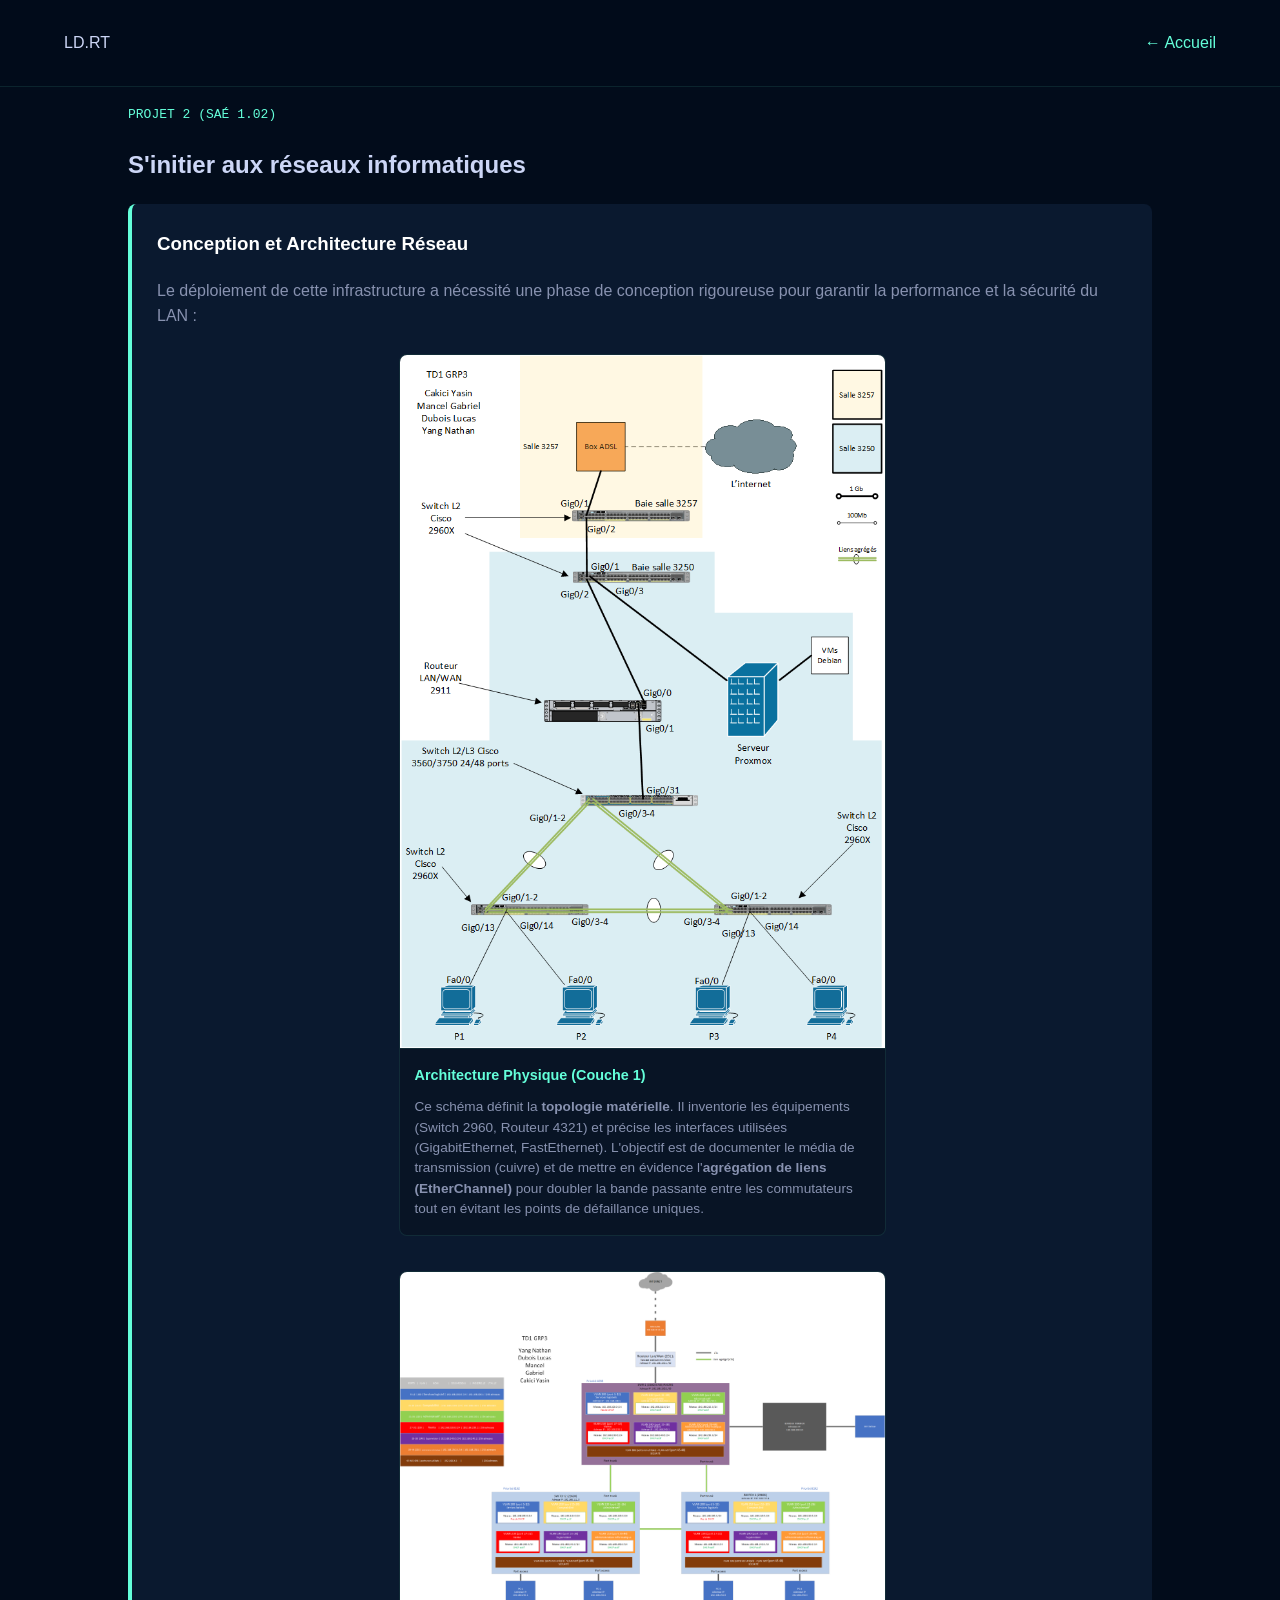
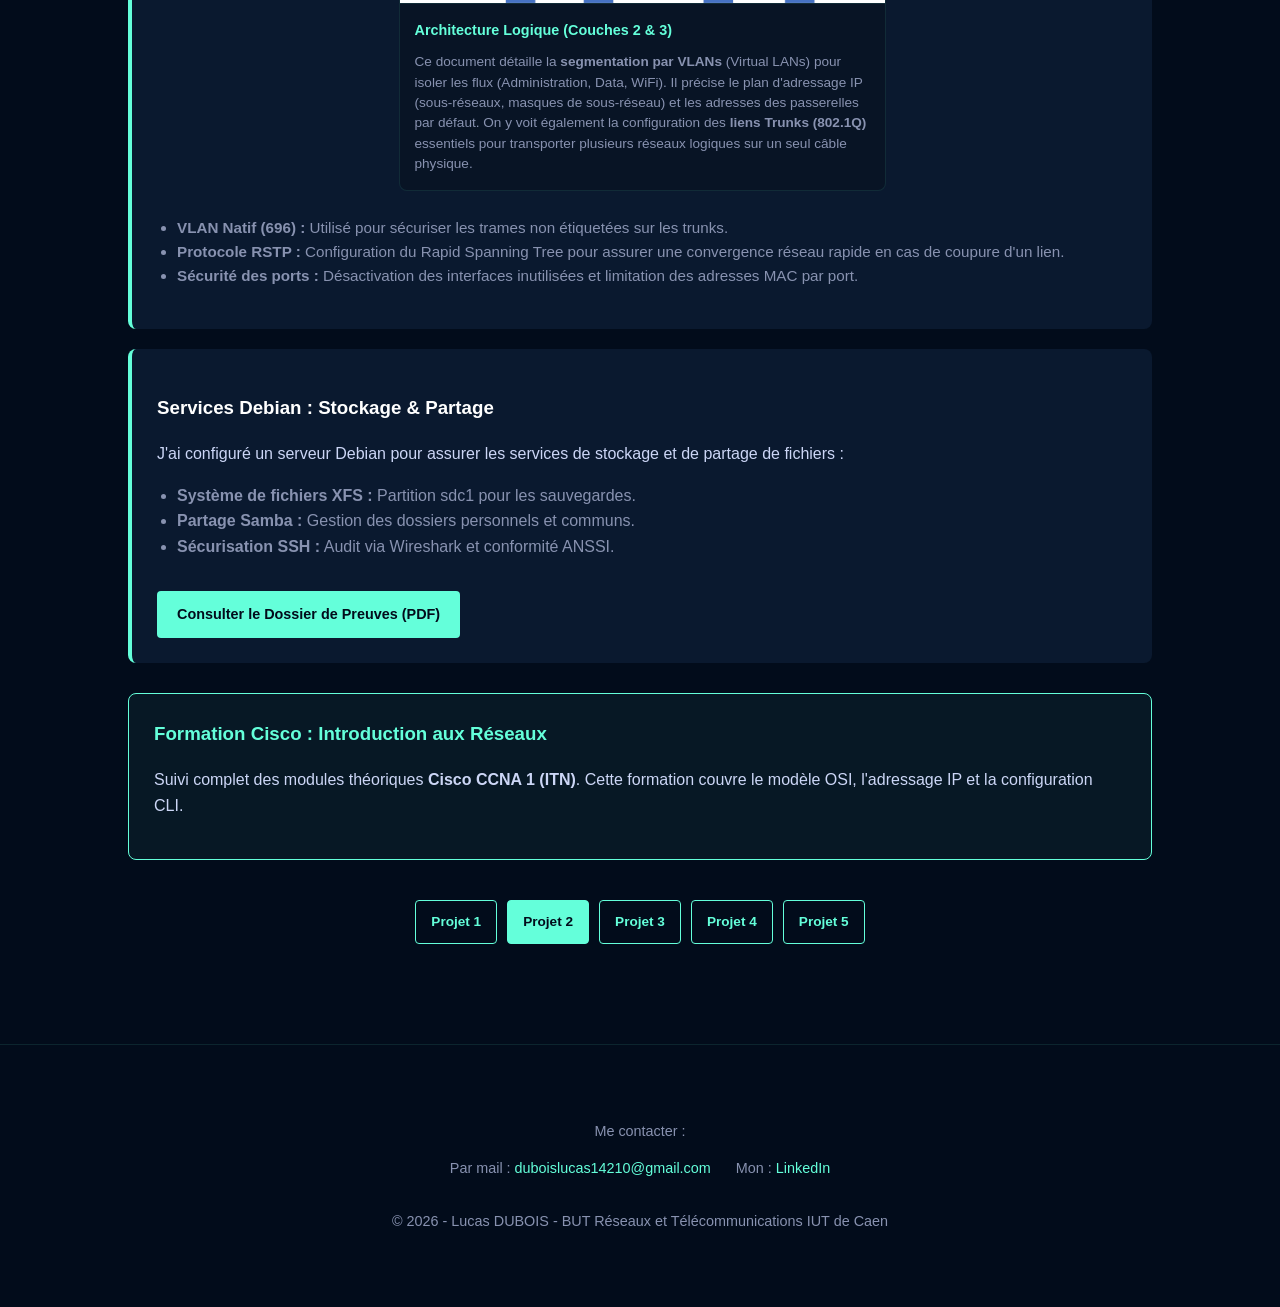
<file: html/sae12.html>
<!DOCTYPE html>
<html lang="fr">

<head>
    <meta charset="UTF-8">
    <title>Projet 2 | Lucas DUBOIS</title>
    <link rel="stylesheet" href="../Css/style.css">
</head>

<body>
    <nav>
        <div class="logo">LD.<span>RT</span></div>
        <a href="../index.html" class="back-link" style="color: var(--cyan); text-decoration: none;">← Accueil</a>
    </nav>

    <section class="sae-detail">
        <span class="code" style="color: var(--cyan); font-family: monospace;">PROJET 2 (SAÉ 1.02)</span>
        <h1>S'initier aux réseaux informatiques</h1>

        <div class="reflexion-box"
            style="background: var(--card); padding: 25px; border-radius: 8px; border-left: 4px solid var(--cyan); margin: 20px 0;">
            <h3 style="color: #fff; margin-top: 0; font-weight: 600;">Conception et Architecture Réseau</h3>
            <p style="margin-bottom: 25px; color: var(--slate);">Le déploiement de cette infrastructure a nécessité une
                phase de conception rigoureuse pour garantir la performance et la sécurité du LAN :</p>

            <div style="display: flex; flex-direction: column; gap: 35px; align-items: center;">

                <div
                    style="width: 50%; min-width: 300px; background: rgba(0,0,0,0.2); border: 1px solid rgba(100, 255, 218, 0.1); border-radius: 8px; overflow: hidden;">
                    <a href="../Images/Schéma-physique-TD1-GRP3.png" target="_blank">
                        <img src="../Images/Schéma-physique-TD1-GRP3.png" alt="Schéma Physique"
                            style="width: 100%; height: auto; display: block; border-bottom: 1px solid rgba(100, 255, 218, 0.1);">
                    </a>
                    <div style="padding: 15px;">
                        <h4 style="color: var(--cyan); margin: 0 0 10px 0; font-size: 0.9rem;">Architecture Physique
                            (Couche 1)</h4>
                        <p style="font-size: 0.85rem; color: var(--slate); line-height: 1.5; margin: 0;">
                            Ce schéma définit la <strong>topologie matérielle</strong>. Il inventorie les équipements
                            (Switch 2960, Routeur 4321) et précise les interfaces utilisées (GigabitEthernet,
                            FastEthernet). L'objectif est de documenter le média de transmission (cuivre) et de mettre
                            en évidence l'<strong>agrégation de liens (EtherChannel)</strong> pour doubler la bande
                            passante entre les commutateurs tout en évitant les points de défaillance uniques.
                        </p>
                    </div>
                </div>

                <div
                    style="width: 50%; min-width: 300px; background: rgba(0,0,0,0.2); border: 1px solid rgba(100, 255, 218, 0.1); border-radius: 8px; overflow: hidden;">
                    <a href="../Images/Schéma-logiqueTD1-GRP3.png" target="_blank">
                        <img src="../Images/Schéma-logiqueTD1-GRP3.png" alt="Schéma Logique"
                            style="width: 100%; height: auto; display: block; border-bottom: 1px solid rgba(100, 255, 218, 0.1);">
                    </a>
                    <div style="padding: 15px;">
                        <h4 style="color: var(--cyan); margin: 0 0 10px 0; font-size: 0.9rem;">Architecture Logique
                            (Couches 2 & 3)</h4>
                        <p style="font-size: 0.85rem; color: var(--slate); line-height: 1.5; margin: 0;">
                            Ce document détaille la <strong>segmentation par VLANs</strong> (Virtual LANs) pour isoler
                            les flux (Administration, Data, WiFi). Il précise le plan d'adressage IP (sous-réseaux,
                            masques de sous-réseau) et les adresses des passerelles par défaut. On y voit également la
                            configuration des <strong>liens Trunks (802.1Q)</strong> essentiels pour transporter
                            plusieurs réseaux logiques sur un seul câble physique.
                        </p>
                    </div>
                </div>

            </div>

            <ul
                style="color: var(--slate); padding-left: 20px; line-height: 1.6; margin-top: 25px; font-size: 0.95rem;">
                <li><strong>VLAN Natif (696) :</strong> Utilisé pour sécuriser les trames non étiquetées sur les trunks.
                </li>
                <li><strong>Protocole RSTP :</strong> Configuration du Rapid Spanning Tree pour assurer une convergence
                    réseau rapide en cas de coupure d'un lien.</li>
                <li><strong>Sécurité des ports :</strong> Désactivation des interfaces inutilisées et limitation des
                    adresses MAC par port.</li>
            </ul>
        </div>

        <div class="reflexion-box"
            style="background: var(--card); padding: 25px; border-radius: 8px; border-left: 4px solid var(--cyan); margin: 20px 0;">
            <h3 style="color: #fff;">Services Debian : Stockage & Partage</h3>
            <p>J'ai configuré un serveur Debian pour assurer les services de stockage et de partage de fichiers :</p>
            <ul style="color: var(--slate); padding-left: 20px; line-height: 1.6;">
                <li><strong>Système de fichiers XFS :</strong> Partition sdc1 pour les sauvegardes.</li>
                <li><strong>Partage Samba :</strong> Gestion des dossiers personnels et communs.</li>
                <li><strong>Sécurisation SSH :</strong> Audit via Wireshark et conformité ANSSI.</li>
            </ul>

            <a href="/documents/preuves.pdf" target="_blank" class="btn-cv"
                style="display: inline-block; margin-top: 15px; text-decoration: none; padding: 12px 20px; border-radius: 4px; background: var(--cyan); color: var(--bg); font-weight: bold; font-size: 0.9rem;">
                Consulter le Dossier de Preuves (PDF)
            </a>
        </div>

        <div class="anssi-box"
            style="background: rgba(100, 255, 218, 0.05); padding: 25px; border-radius: 8px; border: 1px solid var(--cyan); margin: 30px 0;">
            <h3 style="color: var(--cyan); margin-top: 0;">Formation Cisco : Introduction aux Réseaux</h3>
            <p>Suivi complet des modules théoriques <strong>Cisco CCNA 1 (ITN)</strong>. Cette formation couvre le
                modèle OSI, l'adressage IP et la configuration CLI.</p>
        </div>

        <div class="quick-nav"
            style="display: flex; gap: 10px; margin-top: 40px; flex-wrap: wrap; justify-content: center;">
            <a href="sae11.html" class="btn-cv"
                style="text-decoration: none; padding: 10px 15px; border-radius: 4px; font-weight: bold; font-size: 0.85rem; border: 1px solid var(--cyan); background: transparent; color: var(--cyan);">Projet
                1</a>
            <a href="sae12.html" class="btn-cv"
                style="text-decoration: none; padding: 10px 15px; border-radius: 4px; font-weight: bold; font-size: 0.85rem; border: 1px solid var(--cyan); background: var(--cyan); color: var(--bg);">Projet
                2</a>
            <a href="sae13.html" class="btn-cv"
                style="text-decoration: none; padding: 10px 15px; border-radius: 4px; font-weight: bold; font-size: 0.85rem; border: 1px solid var(--cyan); background: transparent; color: var(--cyan);">Projet
                3</a>
            <a href="sae14.html" class="btn-cv"
                style="text-decoration: none; padding: 10px 15px; border-radius: 4px; font-weight: bold; font-size: 0.85rem; border: 1px solid var(--cyan); background: transparent; color: var(--cyan);">Projet
                4</a>
            <a href="sae15.html" class="btn-cv"
                style="text-decoration: none; padding: 10px 15px; border-radius: 4px; font-weight: bold; font-size: 0.85rem; border: 1px solid var(--cyan); background: transparent; color: var(--cyan);">Projet
                5</a>
        </div>
    </section>

    <footer>
        <div class="contact-info">
            <p>Me contacter :</p>
            <ul>
                <li>Par mail : <a href="mailto:duboislucas14210@gmail.com">duboislucas14210@gmail.com</a></li>
                <li>Mon : <a href="https://www.linkedin.com/in/lucas-dubois-a921353a0" target="_blank">LinkedIn</a></li>
            </ul>
        </div>
        <p>&copy; 2026 - Lucas DUBOIS - BUT Réseaux et Télécommunications IUT de Caen</p>
    </footer>
</body>

</html>
</file>
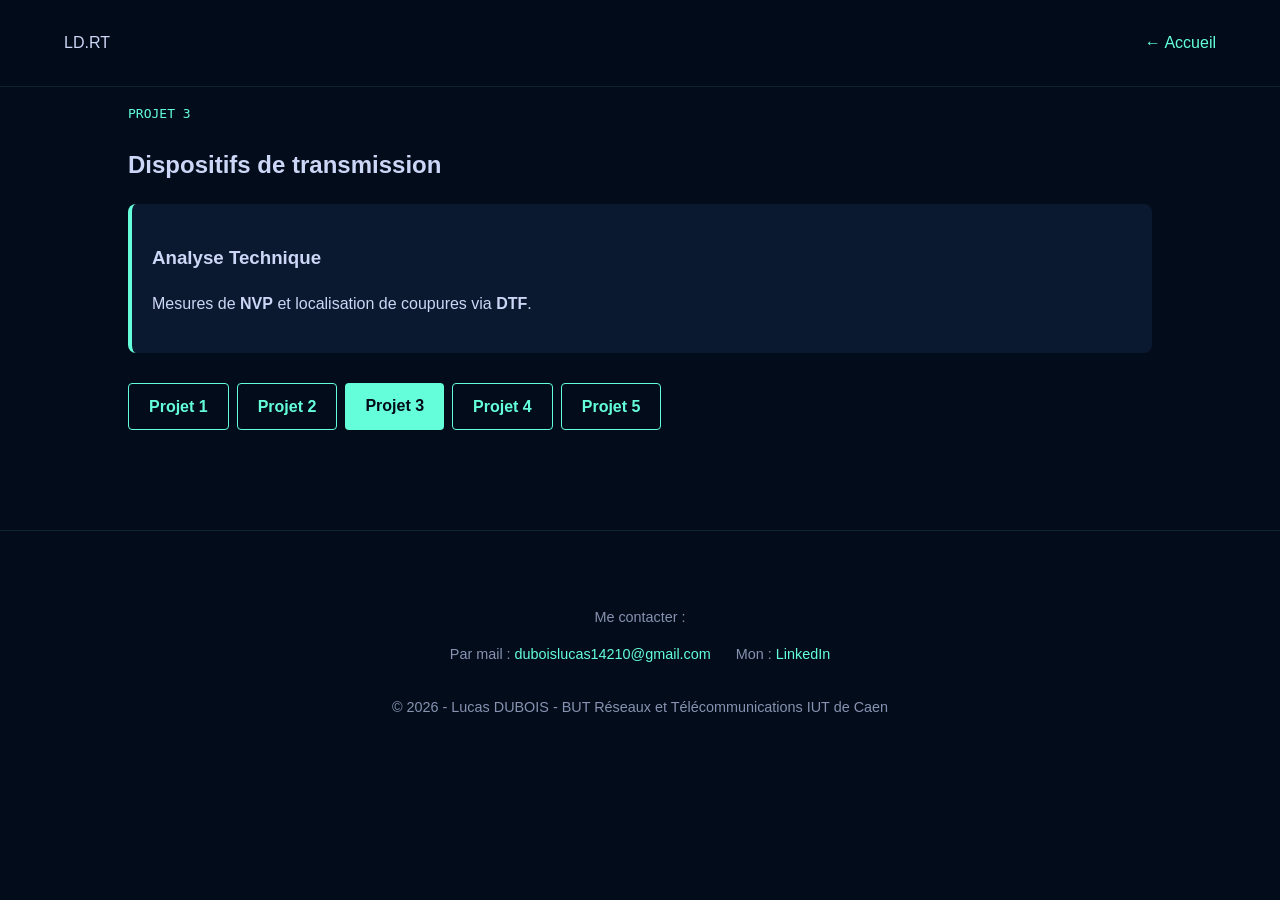
<file: html/sae13.html>
<!DOCTYPE html>
<html lang="fr">
<head>
    <meta charset="UTF-8">
    <title>Projet 3 | Lucas DUBOIS</title>
    <link rel="stylesheet" href="../Css/style.css">
</head>
<body>
    <nav>
        <div class="logo">LD.<span>RT</span></div>
        <a href="../index.html" class="back-link" style="color: var(--cyan); text-decoration: none;">← Accueil</a>
    </nav>
    <section class="sae-detail">
        <span class="code" style="color: var(--cyan); font-family: monospace;">PROJET 3</span>
        <h1>Dispositifs de transmission</h1>
        <div class="reflexion-box" style="background: var(--card); padding: 20px; border-radius: 8px; border-left: 4px solid var(--cyan); margin: 20px 0;">
            <h3>Analyse Technique</h3>
            <p>Mesures de <strong>NVP</strong> et localisation de coupures via <strong>DTF</strong>.</p>
        </div>
        <div class="quick-nav" style="display: flex; gap: 8px; margin-top: 30px; flex-wrap: wrap;">
            <a href="sae11.html" class="btn-cv" style="background: transparent; border: 1px solid var(--cyan); color: var(--cyan);">Projet 1</a>
            <a href="sae12.html" class="btn-cv" style="background: transparent; border: 1px solid var(--cyan); color: var(--cyan);">Projet 2</a>
            <a href="sae13.html" class="btn-cv" style="background: var(--cyan); color: var(--bg);">Projet 3</a>
            <a href="sae14.html" class="btn-cv" style="background: transparent; border: 1px solid var(--cyan); color: var(--cyan);">Projet 4</a>
            <a href="sae15.html" class="btn-cv" style="background: transparent; border: 1px solid var(--cyan); color: var(--cyan);">Projet 5</a>
        </div>
    </section>

    <footer>
        <div class="contact-info">
            <p>Me contacter :</p>
            <ul>
                <li>Par mail : <a href="mailto:duboislucas14210@gmail.com">duboislucas14210@gmail.com</a></li>
                <li>Mon : <a href="https://www.linkedin.com/in/lucas-dubois-a921353a0" target="_blank">LinkedIn</a></li>
            </ul>
        </div>
        <p>&copy; 2026 - Lucas DUBOIS - BUT Réseaux et Télécommunications IUT de Caen</p>
    </footer>
</body>
</html>
</file>
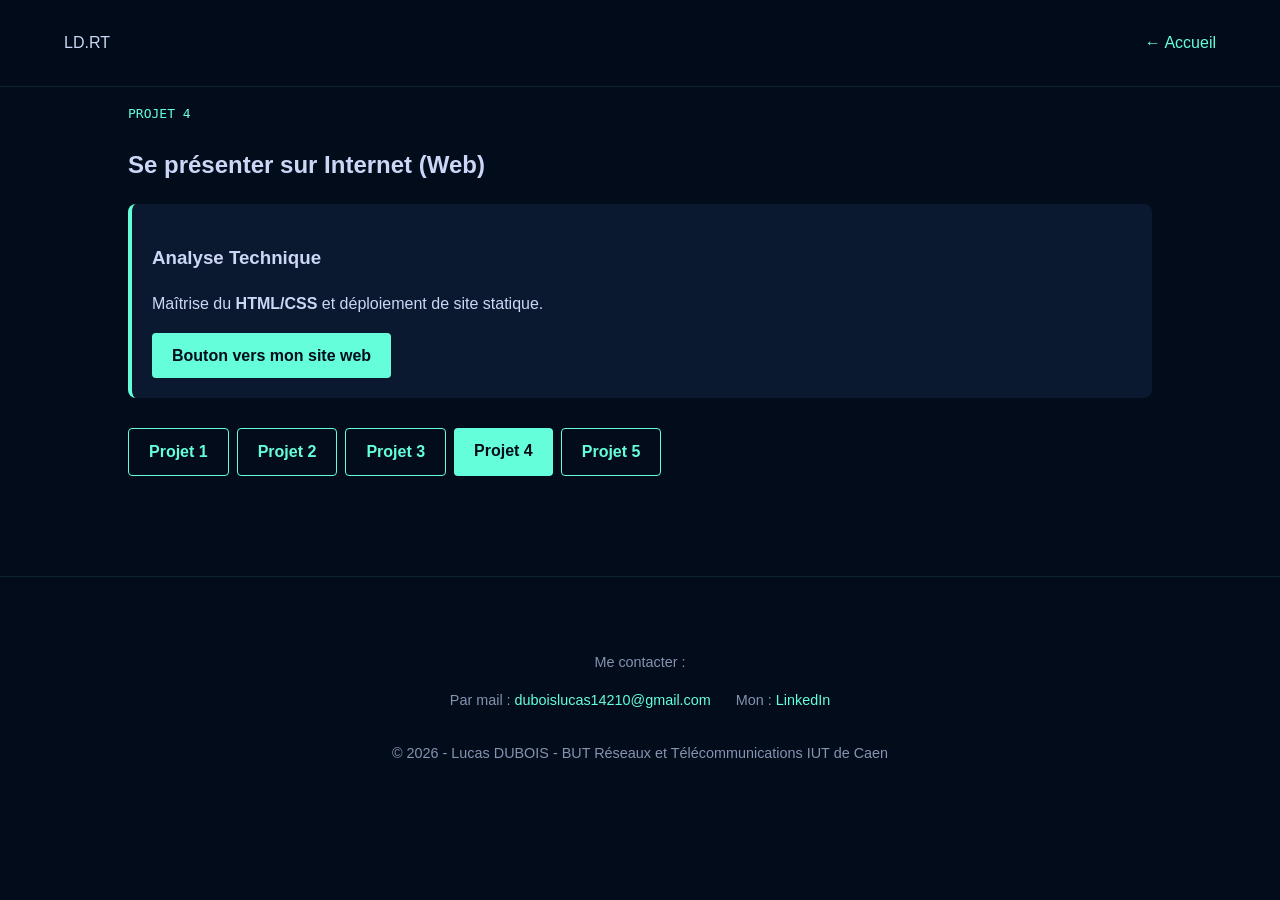
<file: html/sae14.html>
<!DOCTYPE html>
<html lang="fr">
<head>
    <meta charset="UTF-8">
    <title>Projet 4 | Lucas DUBOIS</title>
    <link rel="stylesheet" href="../Css/style.css">
</head>
<body>
    <nav>
        <div class="logo">LD.<span>RT</span></div>
        <a href="../index.html" class="back-link" style="color: var(--cyan); text-decoration: none;">← Accueil</a>
    </nav>
    <section class="sae-detail">
        <span class="code" style="color: var(--cyan); font-family: monospace;">PROJET 4</span>
        <h1>Se présenter sur Internet (Web)</h1>
        <div class="reflexion-box" style="background: var(--card); padding: 20px; border-radius: 8px; border-left: 4px solid var(--cyan); margin: 20px 0;">
            <h3>Analyse Technique</h3>
            <p>Maîtrise du <strong>HTML/CSS</strong> et déploiement de site statique.</p>
            <a href="https://duboisl01.github.io/SAE114/index.html" class="btn-cv" target="_blank">Bouton vers mon site web</a>
        </div>
        <div class="quick-nav" style="display: flex; gap: 8px; margin-top: 30px; flex-wrap: wrap;">
            <a href="sae11.html" class="btn-cv" style="background: transparent; border: 1px solid var(--cyan); color: var(--cyan);">Projet 1</a>
            <a href="sae12.html" class="btn-cv" style="background: transparent; border: 1px solid var(--cyan); color: var(--cyan);">Projet 2</a>
            <a href="sae13.html" class="btn-cv" style="background: transparent; border: 1px solid var(--cyan); color: var(--cyan);">Projet 3</a>
            <a href="sae14.html" class="btn-cv" style="background: var(--cyan); color: var(--bg);">Projet 4</a>
            <a href="sae15.html" class="btn-cv" style="background: transparent; border: 1px solid var(--cyan); color: var(--cyan);">Projet 5</a>
        </div>
    </section>

    <footer>
        <div class="contact-info">
            <p>Me contacter :</p>
            <ul>
                <li>Par mail : <a href="mailto:duboislucas14210@gmail.com">duboislucas14210@gmail.com</a></li>
                <li>Mon : <a href="https://www.linkedin.com/in/lucas-dubois-a921353a0" target="_blank">LinkedIn</a></li>
            </ul>
        </div>
        <p>&copy; 2026 - Lucas DUBOIS - BUT Réseaux et Télécommunications IUT de Caen</p>
    </footer>
</body>
</html>
</file>
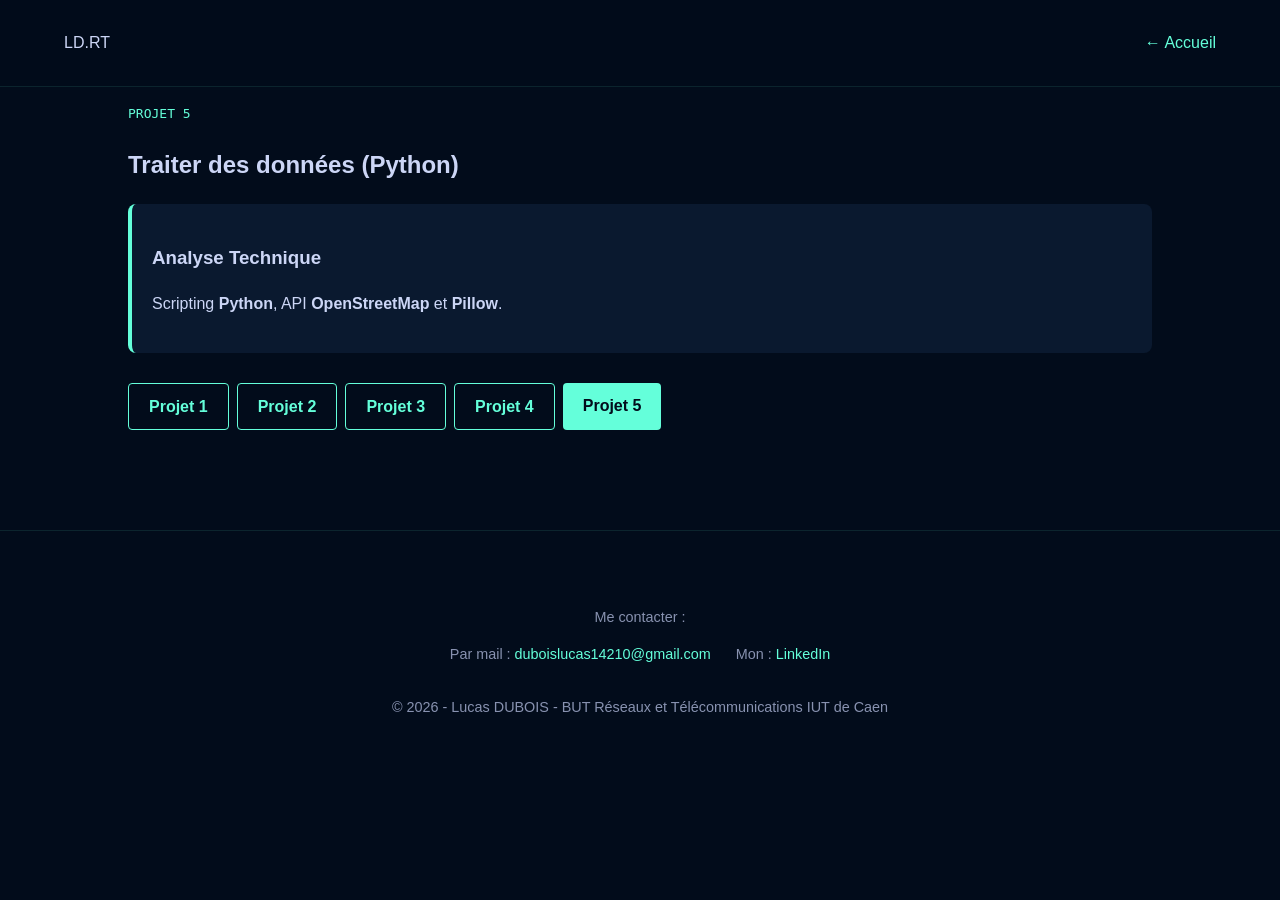
<file: html/sae15.html>
<!DOCTYPE html>
<html lang="fr">
<head>
    <meta charset="UTF-8">
    <title>Projet 5 | Lucas DUBOIS</title>
    <link rel="stylesheet" href="../Css/style.css">
</head>
<body>
    <nav>
        <div class="logo">LD.<span>RT</span></div>
        <a href="../index.html" class="back-link" style="color: var(--cyan); text-decoration: none;">← Accueil</a>
    </nav>
    <section class="sae-detail">
        <span class="code" style="color: var(--cyan); font-family: monospace;">PROJET 5</span>
        <h1>Traiter des données (Python)</h1>
        <div class="reflexion-box" style="background: var(--card); padding: 20px; border-radius: 8px; border-left: 4px solid var(--cyan); margin: 20px 0;">
            <h3>Analyse Technique</h3>
            <p>Scripting <strong>Python</strong>, API <strong>OpenStreetMap</strong> et <strong>Pillow</strong>.</p>
        </div>
        <div class="quick-nav" style="display: flex; gap: 8px; margin-top: 30px; flex-wrap: wrap;">
            <a href="sae11.html" class="btn-cv" style="background: transparent; border: 1px solid var(--cyan); color: var(--cyan);">Projet 1</a>
            <a href="sae12.html" class="btn-cv" style="background: transparent; border: 1px solid var(--cyan); color: var(--cyan);">Projet 2</a>
            <a href="sae13.html" class="btn-cv" style="background: transparent; border: 1px solid var(--cyan); color: var(--cyan);">Projet 3</a>
            <a href="sae14.html" class="btn-cv" style="background: transparent; border: 1px solid var(--cyan); color: var(--cyan);">Projet 4</a>
            <a href="sae15.html" class="btn-cv" style="background: var(--cyan); color: var(--bg);">Projet 5</a>
        </div>
    </section>

    <footer>
        <div class="contact-info">
            <p>Me contacter :</p>
            <ul>
                <li>Par mail : <a href="mailto:duboislucas14210@gmail.com">duboislucas14210@gmail.com</a></li>
                <li>Mon : <a href="https://www.linkedin.com/in/lucas-dubois-a921353a0" target="_blank">LinkedIn</a></li>
            </ul>
        </div>
        <p>&copy; 2026 - Lucas DUBOIS - BUT Réseaux et Télécommunications IUT de Caen</p>
    </footer>
</body>
</html>
</file>
<file: Css/style.css>
:root {
    --bg: #020c1b;
    --card: #0a192f;
    --cyan: #64ffda;
    --text: #ccd6f6;
    --slate: #8892b0;
}

body { font-family: 'Segoe UI', sans-serif; background: var(--bg); color: var(--text); margin: 0; line-height: 1.6; }

/* Navigation */
nav { 
    display: flex; justify-content: space-between; align-items: center;
    padding: 30px 5%; background: rgba(2,12,27,0.95); 
    position: fixed; width: 100%; z-index: 1000; box-sizing: border-box;
    border-bottom: 1px solid rgba(100, 255, 218, 0.1);
}
nav ul { display: flex; list-style: none; gap: 20px; margin: 0; }
nav a { color: var(--text); text-decoration: none; font-size: 1rem; transition: 0.3s; }
nav a:hover, .nav-active { color: var(--cyan); }

/* Hero Section */
.hero {
    height: 100vh; display: flex; justify-content: center; align-items: center; text-align: center;
    background: radial-gradient(circle at center, #112240 0%, #020c1b 100%);
    position: relative; overflow: hidden;
}
.hero-content { z-index: 10; padding: 20px; }
.hero h1 { font-size: clamp(2.5rem, 8vw, 4.5rem); margin: 10px 0; color: #fff; }
.highlight-text { color: var(--cyan); text-shadow: 0 0 15px rgba(100, 255, 218, 0.3); }
.cyber-tag { color: var(--cyan); font-family: monospace; font-size: 2rem; letter-spacing: 2px; }

/* Profil & Bouton CV */
.profile-container {
    display: flex; align-items: center; gap: 40px; background: var(--card);
    padding: 30px; border-radius: 12px; border: 1px solid rgba(100,255,218,0.1);
    margin-top: 40px;
}
.profile-photo {
    width: 180px; height: 250px; border-radius: 12px;
    border: 2px solid var(--cyan); overflow: hidden;
    box-shadow: 0 0 20px rgba(100, 255, 218, 0.2); flex-shrink: 0;
}
.profile-photo img { width: 100%; height: 100%; object-fit: cover; }

.btn-cv {
    display: inline-block; padding: 10px 20px; background: var(--cyan); color: var(--bg);
    text-decoration: none; border-radius: 4px; font-weight: bold; transition: 0.3s;
}
.btn-cv:hover { transform: translateY(-3px); box-shadow: 0 5px 15px rgba(100, 255, 218, 0.3); }

/* Projets */
section { padding: 100px 10%; }
.sae-grid { display: grid; grid-template-columns: repeat(auto-fit, minmax(280px, 1fr)); gap: 25px; }
.sae-link { text-decoration: none; color: inherit; }
.sae-card { 
    background: var(--card); padding: 30px; border-radius: 8px; 
    border: 1px solid rgba(100,255,218,0.1); transition: 0.3s; height: 100%;
}
.sae-card:hover { transform: translateY(-10px); border-color: var(--cyan); }
.sae-card h3 { display: flex; align-items: center; gap: 10px; margin: 10px 0; }

/* Contact & Footer */
.contact-info { margin-bottom: 30px; text-align: center; }
.contact-info ul { list-style: none; padding: 0; display: flex; justify-content: center; gap: 25px; }
.contact-info a { color: var(--cyan); text-decoration: none; }
footer { 
    text-align: center; padding: 60px 0; border-top: 1px solid rgba(100, 255, 218, 0.1);
    color: var(--slate); font-size: 0.9rem;
}

/* Animations */
@keyframes bounce { 0%, 20%, 50%, 80%, 100% {transform: translateY(0);} 40% {transform: translateY(-10px);} }
.scroll-indicator { margin-top: 40px; animation: bounce 2s infinite; color: var(--cyan); }
</file>
